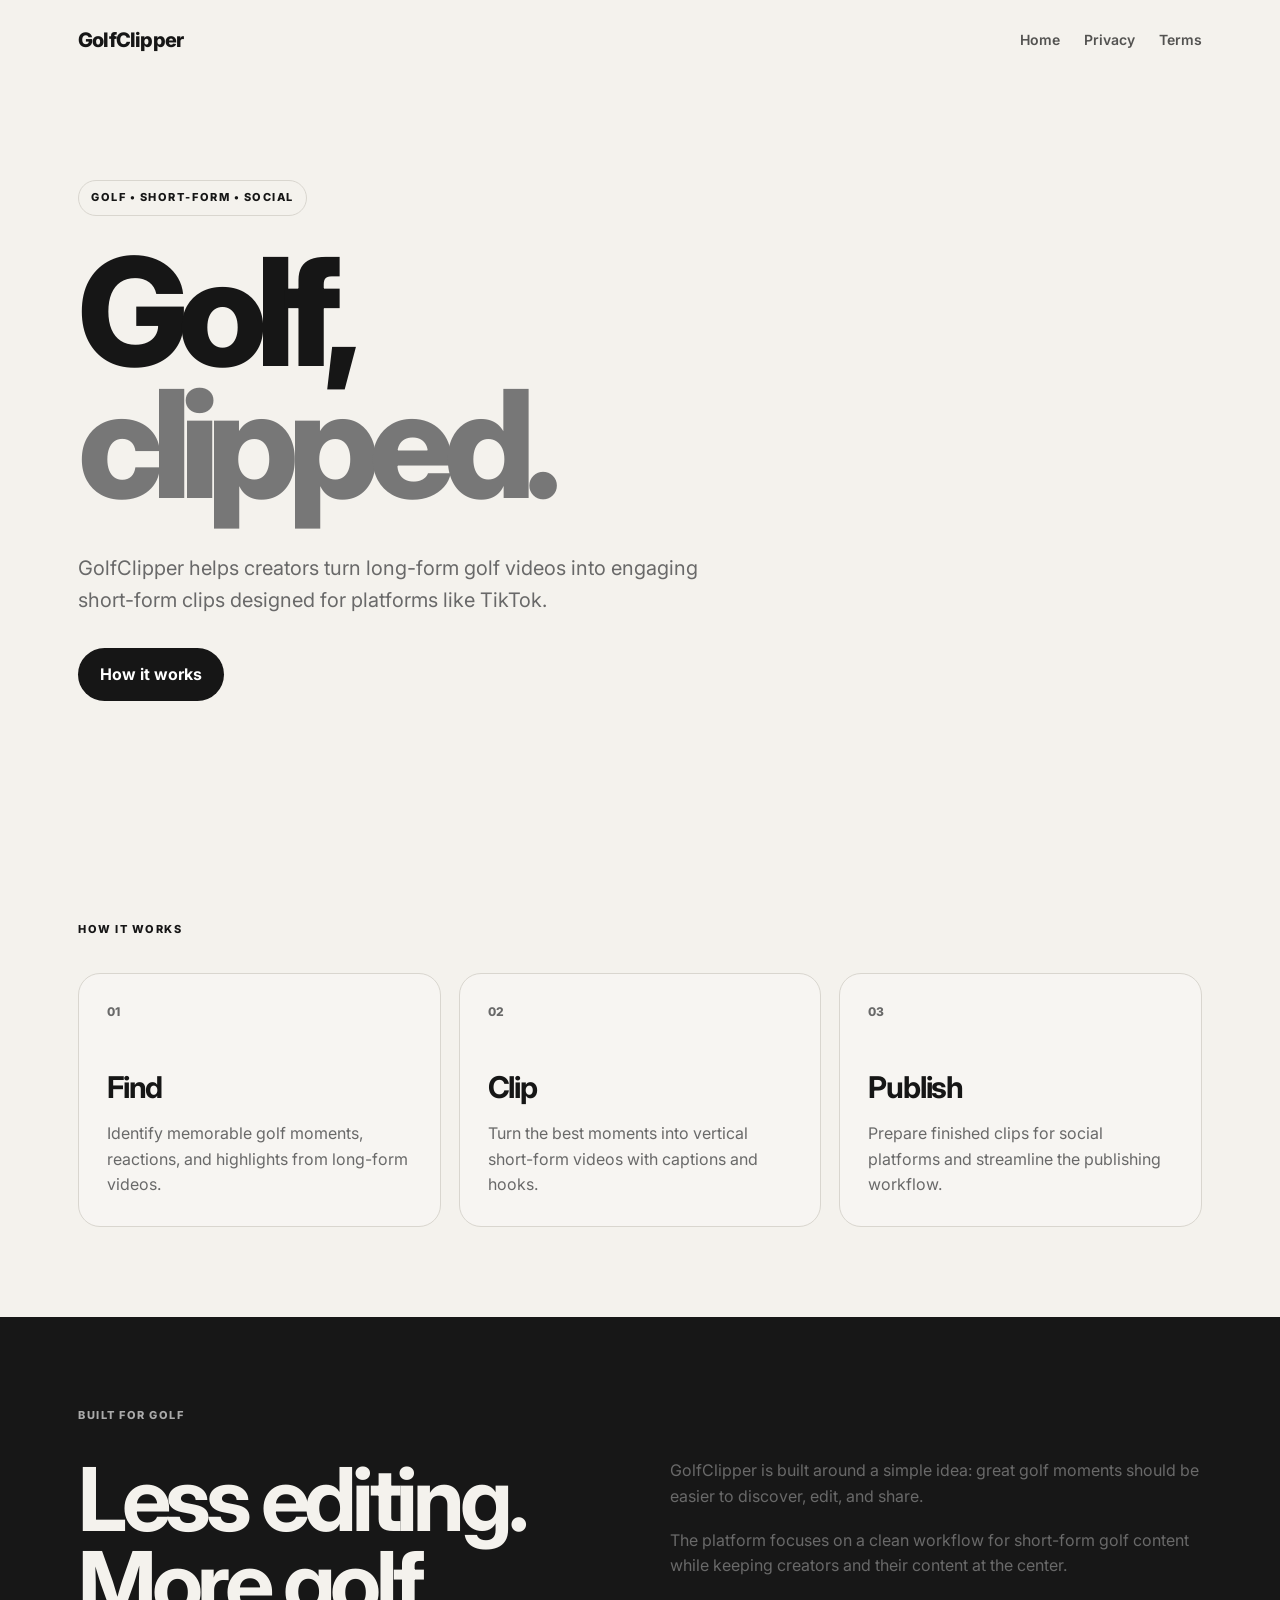
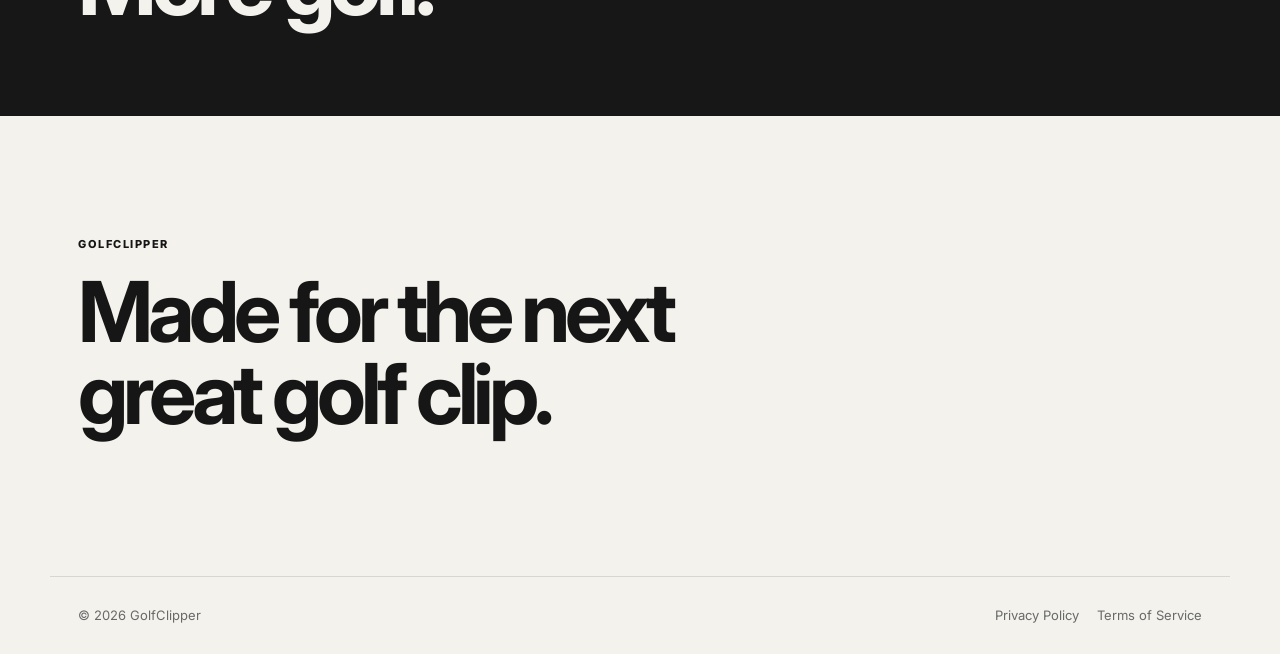
<file: index.html>
<!DOCTYPE html>
<html lang="en">
<head>
  <meta charset="UTF-8">
  <meta name="viewport" content="width=device-width, initial-scale=1.0">
  <meta name="description" content="GolfClipper turns long-form golf videos into short-form clips for social media.">
  <title>GolfClipper — Golf, clipped.</title>
  <link rel="stylesheet" href="styles.css">
</head>
<body>
  <header class="nav">
    <a class="brand" href="index.html">GolfClipper</a>
    <nav>
      <a href="index.html">Home</a>
      <a href="privacy.html">Privacy</a>
      <a href="terms.html">Terms</a>
    </nav>
  </header>

  <main>
    <section class="hero">
      <div class="badge">GOLF • SHORT-FORM • SOCIAL</div>
      <h1>Golf,<br><span>clipped.</span></h1>
      <p class="hero-copy">GolfClipper helps creators turn long-form golf videos into engaging short-form clips designed for platforms like TikTok.</p>
      <a class="button" href="#how-it-works">How it works</a>
    </section>

    <section id="how-it-works" class="section">
      <div class="section-label">HOW IT WORKS</div>
      <div class="cards">
        <article class="card"><div class="number">01</div><h2>Find</h2><p>Identify memorable golf moments, reactions, and highlights from long-form videos.</p></article>
        <article class="card"><div class="number">02</div><h2>Clip</h2><p>Turn the best moments into vertical short-form videos with captions and hooks.</p></article>
        <article class="card"><div class="number">03</div><h2>Publish</h2><p>Prepare finished clips for social platforms and streamline the publishing workflow.</p></article>
      </div>
    </section>

    <section class="section dark">
      <div class="section-label">BUILT FOR GOLF</div>
      <div class="split">
        <div><h2>Less editing.<br>More golf.</h2></div>
        <div>
          <p>GolfClipper is built around a simple idea: great golf moments should be easier to discover, edit, and share.</p>
          <p>The platform focuses on a clean workflow for short-form golf content while keeping creators and their content at the center.</p>
        </div>
      </div>
    </section>

    <section class="section cta">
      <div class="section-label">GOLFCLIPPER</div>
      <h2>Made for the next great golf clip.</h2>
    </section>
  </main>

  <footer class="footer">
    <div>© 2026 GolfClipper</div>
    <div class="footer-links"><a href="privacy.html">Privacy Policy</a><a href="terms.html">Terms of Service</a></div>
  </footer>
</body>
</html>
</file>
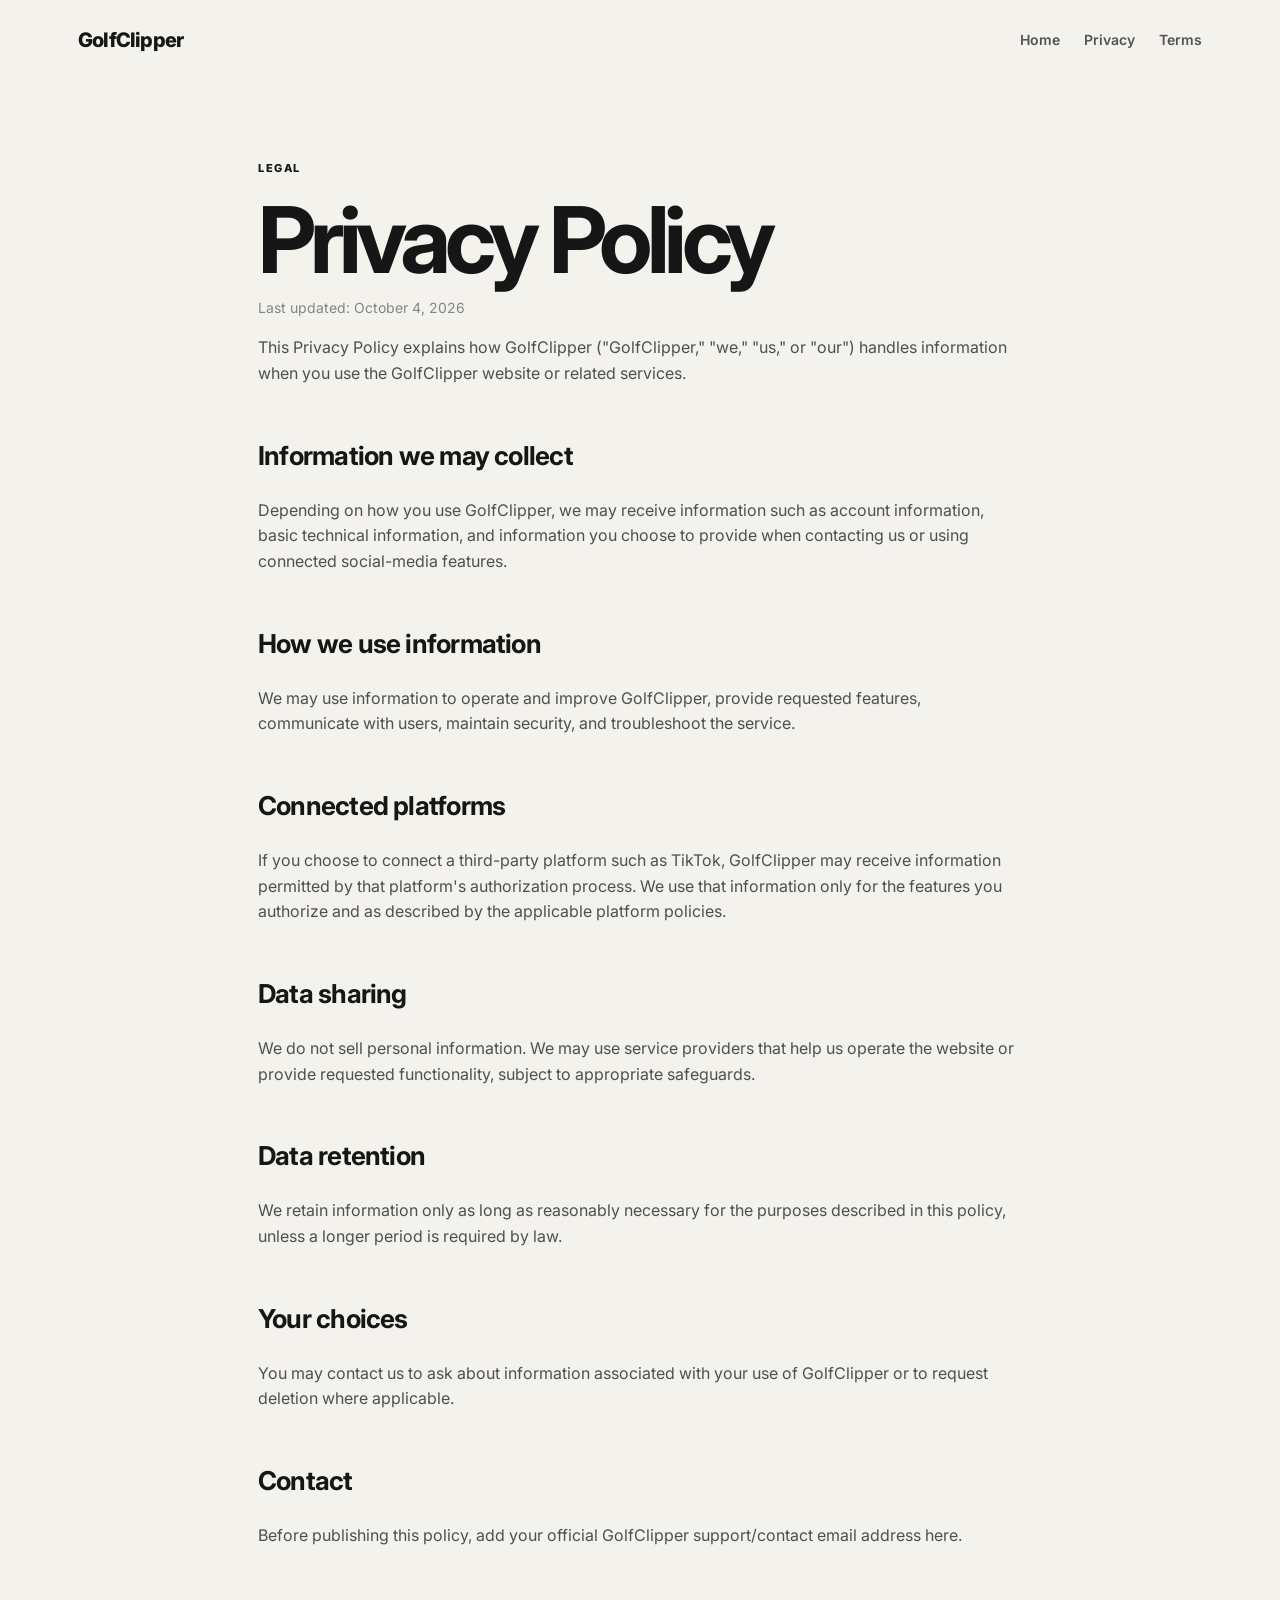
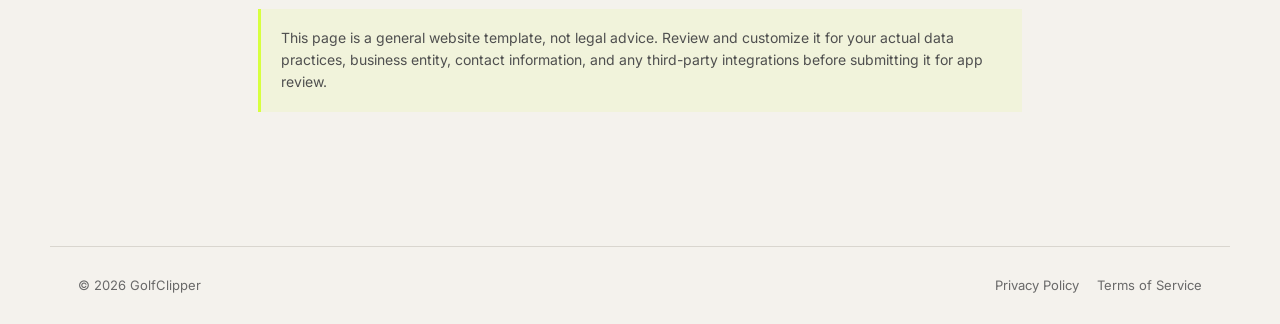
<file: privacy.html>
<!DOCTYPE html>
<html lang="en">
<head>
  <meta charset="UTF-8"><meta name="viewport" content="width=device-width, initial-scale=1.0">
  <title>Privacy Policy — GolfClipper</title><link rel="stylesheet" href="styles.css">
</head>
<body>
  <header class="nav"><a class="brand" href="index.html">GolfClipper</a><nav><a href="index.html">Home</a><a href="privacy.html">Privacy</a><a href="terms.html">Terms</a></nav></header>
  <main class="legal">
    <div class="section-label">LEGAL</div><h1>Privacy Policy</h1><p class="muted">Last updated: October 4, 2026</p>
    <p>This Privacy Policy explains how GolfClipper ("GolfClipper," "we," "us," or "our") handles information when you use the GolfClipper website or related services.</p>
    <h2>Information we may collect</h2><p>Depending on how you use GolfClipper, we may receive information such as account information, basic technical information, and information you choose to provide when contacting us or using connected social-media features.</p>
    <h2>How we use information</h2><p>We may use information to operate and improve GolfClipper, provide requested features, communicate with users, maintain security, and troubleshoot the service.</p>
    <h2>Connected platforms</h2><p>If you choose to connect a third-party platform such as TikTok, GolfClipper may receive information permitted by that platform's authorization process. We use that information only for the features you authorize and as described by the applicable platform policies.</p>
    <h2>Data sharing</h2><p>We do not sell personal information. We may use service providers that help us operate the website or provide requested functionality, subject to appropriate safeguards.</p>
    <h2>Data retention</h2><p>We retain information only as long as reasonably necessary for the purposes described in this policy, unless a longer period is required by law.</p>
    <h2>Your choices</h2><p>You may contact us to ask about information associated with your use of GolfClipper or to request deletion where applicable.</p>
    <h2>Contact</h2><p>Before publishing this policy, add your official GolfClipper support/contact email address here.</p>
    <p class="notice">This page is a general website template, not legal advice. Review and customize it for your actual data practices, business entity, contact information, and any third-party integrations before submitting it for app review.</p>
  </main>
  <footer class="footer"><div>© 2026 GolfClipper</div><div class="footer-links"><a href="privacy.html">Privacy Policy</a><a href="terms.html">Terms of Service</a></div></footer>
</body>
</html>
</file>
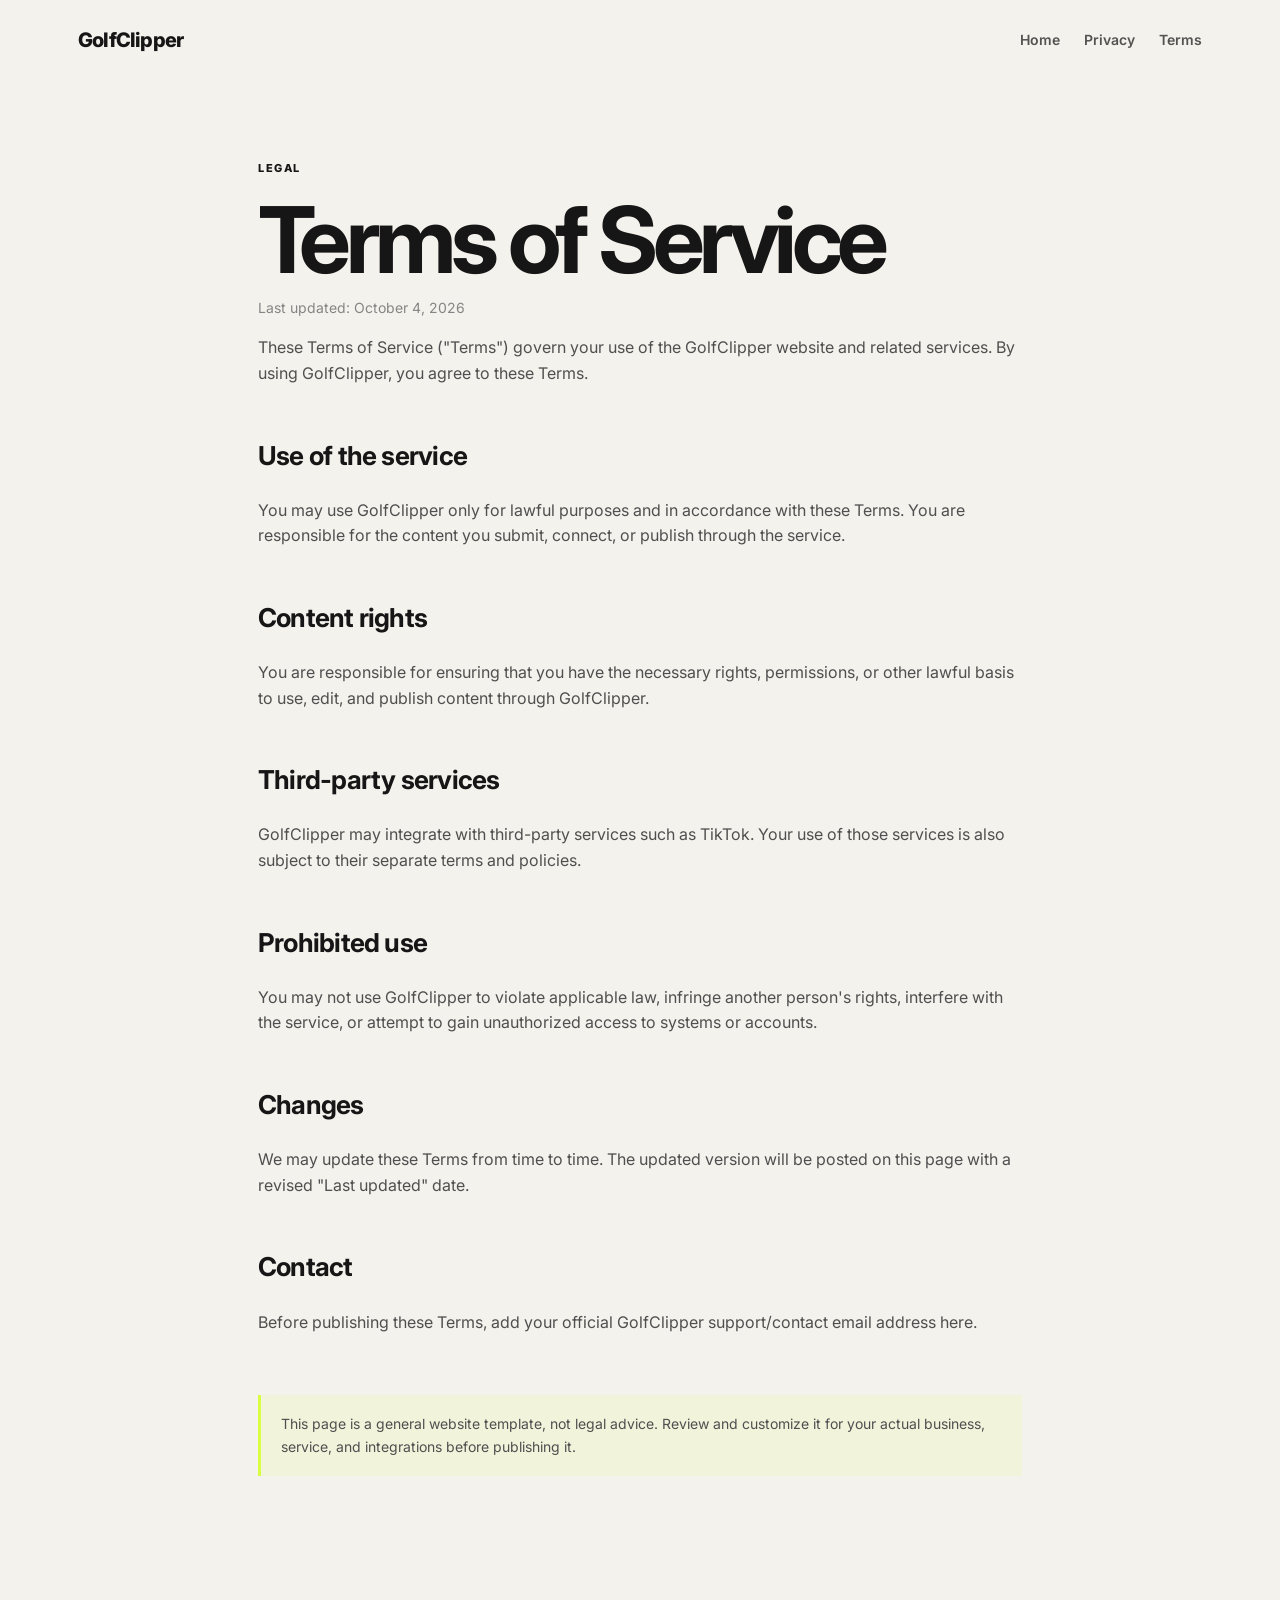
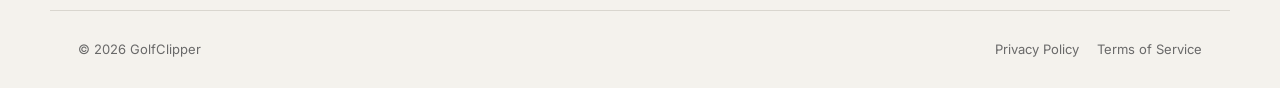
<file: terms.html>
<!DOCTYPE html>
<html lang="en">
<head>
  <meta charset="UTF-8"><meta name="viewport" content="width=device-width, initial-scale=1.0">
  <title>Terms of Service — GolfClipper</title><link rel="stylesheet" href="styles.css">
</head>
<body>
  <header class="nav"><a class="brand" href="index.html">GolfClipper</a><nav><a href="index.html">Home</a><a href="privacy.html">Privacy</a><a href="terms.html">Terms</a></nav></header>
  <main class="legal">
    <div class="section-label">LEGAL</div><h1>Terms of Service</h1><p class="muted">Last updated: October 4, 2026</p>
    <p>These Terms of Service ("Terms") govern your use of the GolfClipper website and related services. By using GolfClipper, you agree to these Terms.</p>
    <h2>Use of the service</h2><p>You may use GolfClipper only for lawful purposes and in accordance with these Terms. You are responsible for the content you submit, connect, or publish through the service.</p>
    <h2>Content rights</h2><p>You are responsible for ensuring that you have the necessary rights, permissions, or other lawful basis to use, edit, and publish content through GolfClipper.</p>
    <h2>Third-party services</h2><p>GolfClipper may integrate with third-party services such as TikTok. Your use of those services is also subject to their separate terms and policies.</p>
    <h2>Prohibited use</h2><p>You may not use GolfClipper to violate applicable law, infringe another person's rights, interfere with the service, or attempt to gain unauthorized access to systems or accounts.</p>
    <h2>Changes</h2><p>We may update these Terms from time to time. The updated version will be posted on this page with a revised "Last updated" date.</p>
    <h2>Contact</h2><p>Before publishing these Terms, add your official GolfClipper support/contact email address here.</p>
    <p class="notice">This page is a general website template, not legal advice. Review and customize it for your actual business, service, and integrations before publishing it.</p>
  </main>
  <footer class="footer"><div>© 2026 GolfClipper</div><div class="footer-links"><a href="privacy.html">Privacy Policy</a><a href="terms.html">Terms of Service</a></div></footer>
</body>
</html>
</file>
<file: styles.css>
@import url('https://fonts.googleapis.com/css2?family=Inter:wght@400;500;600;700;800&display=swap');
:root{--bg:#f4f2ed;--text:#161616;--muted:#696969;--line:#d9d6cf;--dark:#171717;--dark-text:#f4f2ed;--accent:#d7ff3f}
*{box-sizing:border-box}html{scroll-behavior:smooth}body{margin:0;background:var(--bg);color:var(--text);font-family:Inter,Arial,sans-serif;line-height:1.6}a{color:inherit;text-decoration:none}
.nav{max-width:1180px;margin:0 auto;padding:24px 28px;display:flex;align-items:center;justify-content:space-between}.brand{font-size:20px;font-weight:800;letter-spacing:-.04em}.nav nav{display:flex;gap:24px;font-size:14px;font-weight:600}.nav nav a{opacity:.72}.nav nav a:hover{opacity:1}
.hero{max-width:1180px;margin:0 auto;padding:100px 28px 130px}.badge,.section-label{font-size:11px;font-weight:800;letter-spacing:.14em;text-transform:uppercase}.badge{display:inline-block;padding:8px 12px;border:1px solid var(--line);border-radius:999px;margin-bottom:30px}.hero h1{margin:0;font-size:clamp(72px,12vw,150px);line-height:.88;letter-spacing:-.075em;font-weight:800}.hero h1 span{color:#777}.hero-copy{max-width:620px;margin:42px 0 32px;font-size:20px;color:var(--muted)}.button{display:inline-block;background:var(--text);color:#fff;padding:14px 22px;border-radius:999px;font-weight:700}
.section{max-width:1180px;margin:0 auto;padding:90px 28px}.cards{margin-top:34px;display:grid;grid-template-columns:repeat(3,1fr);gap:18px}.card{border:1px solid var(--line);border-radius:22px;padding:28px;min-height:240px;background:rgba(255,255,255,.24)}.card .number{font-size:12px;font-weight:800;margin-bottom:42px;color:var(--muted)}.card h2{margin:0 0 10px;font-size:30px;letter-spacing:-.04em}.card p,.split p{margin:0;color:var(--muted)}
.dark{max-width:none;background:var(--dark);color:var(--dark-text);padding-left:max(28px,calc((100vw - 1180px)/2 + 28px));padding-right:max(28px,calc((100vw - 1180px)/2 + 28px))}.dark .section-label{color:#aaa}.split{margin-top:34px;display:grid;grid-template-columns:1fr 1fr;gap:60px}.split h2{font-size:clamp(48px,7vw,88px);line-height:.95;letter-spacing:-.06em;margin:0}.split p+p{margin-top:18px}.cta{padding-top:120px;padding-bottom:140px}.cta h2{max-width:760px;font-size:clamp(42px,7vw,84px);line-height:.98;letter-spacing:-.06em;margin:18px 0 0}
.legal{max-width:820px;margin:0 auto;padding:80px 28px 120px}.legal h1{font-size:clamp(56px,8vw,92px);line-height:.95;letter-spacing:-.06em;margin:18px 0 10px}.legal h2{font-size:26px;margin-top:48px;letter-spacing:-.03em}.legal p{color:#4f4f4f}.muted{color:#858585!important;font-size:14px}.notice{margin-top:60px;padding:18px 20px;border-left:3px solid var(--accent);background:rgba(215,255,63,.1);font-size:14px}
.footer{max-width:1180px;margin:0 auto;padding:28px;border-top:1px solid var(--line);display:flex;align-items:center;justify-content:space-between;font-size:13px;color:var(--muted)}.footer-links{display:flex;gap:18px}
@media(max-width:800px){.nav{padding:20px}.nav nav{gap:14px;font-size:12px}.hero,.section,.legal{padding-left:20px;padding-right:20px}.hero{padding-top:70px;padding-bottom:90px}.cards,.split{grid-template-columns:1fr}.split{gap:30px}.footer{padding:22px 20px;flex-direction:column;align-items:flex-start;gap:12px}}
</file>
